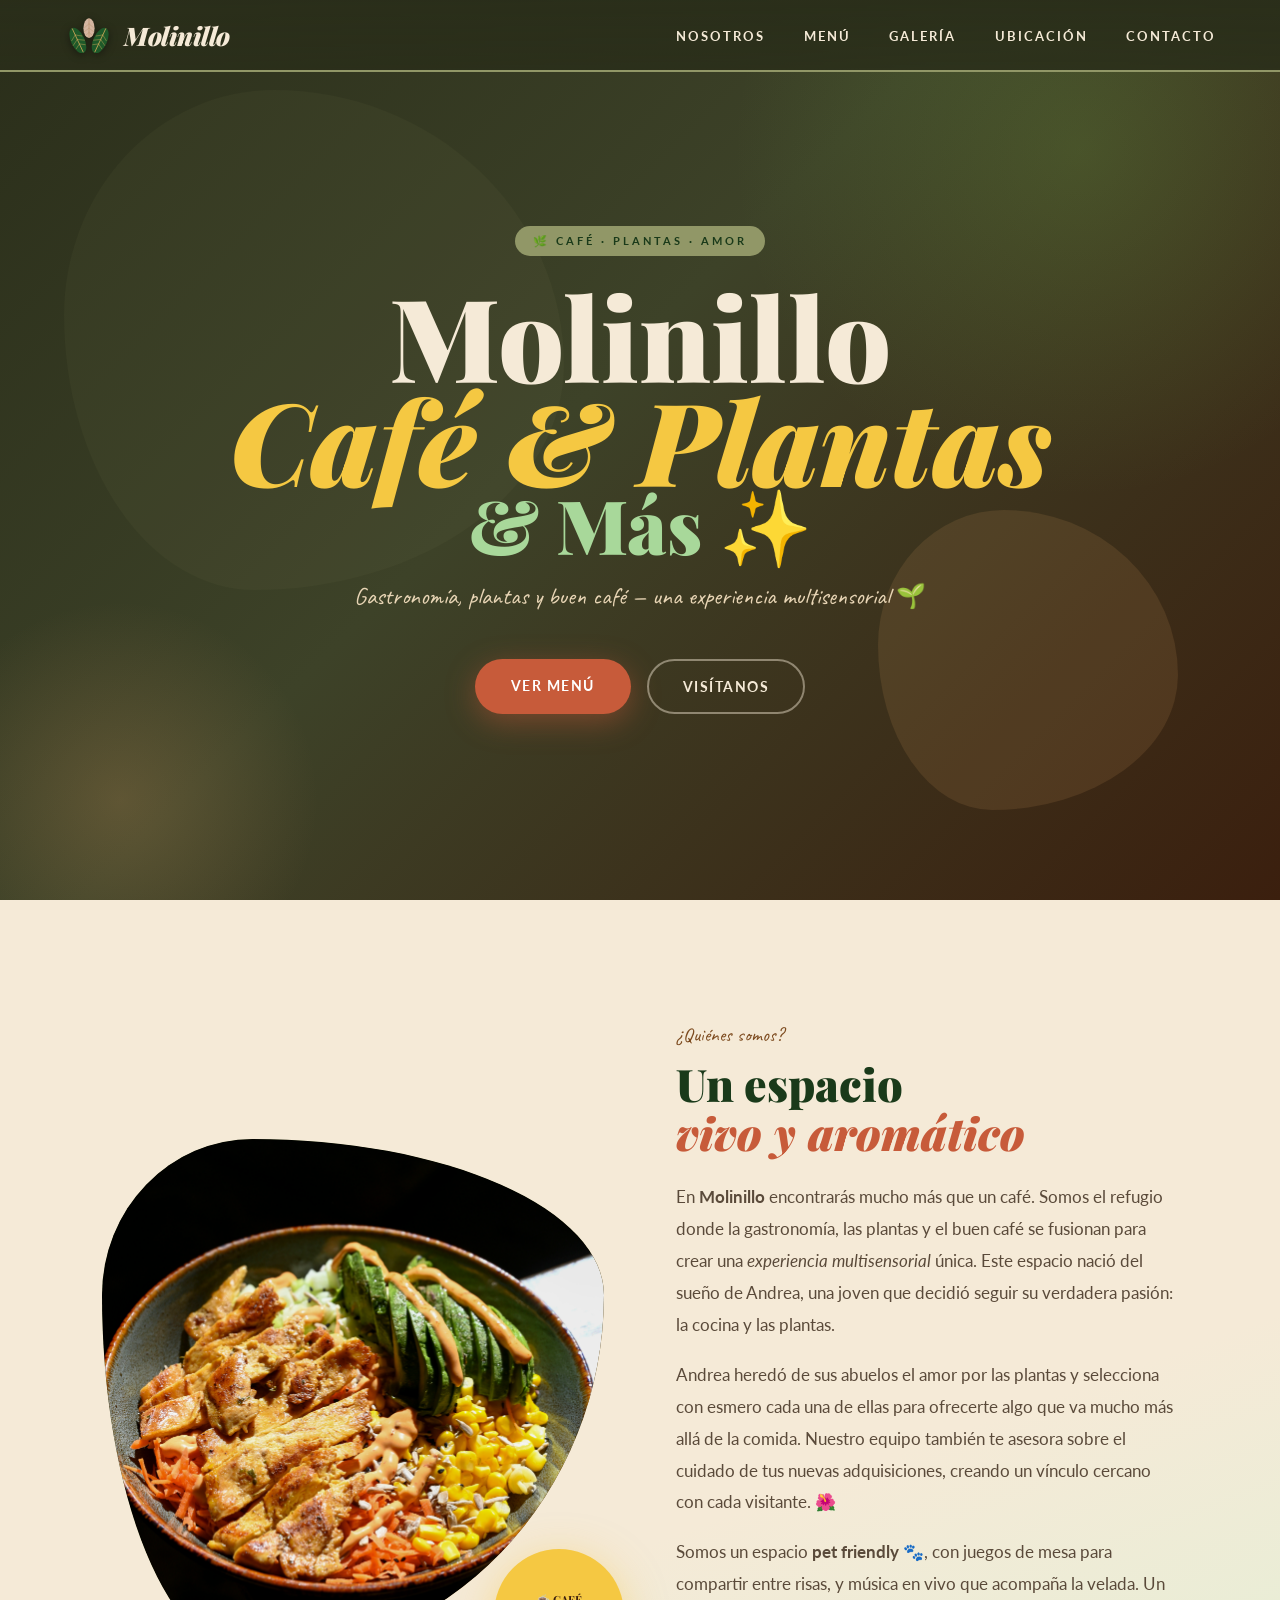
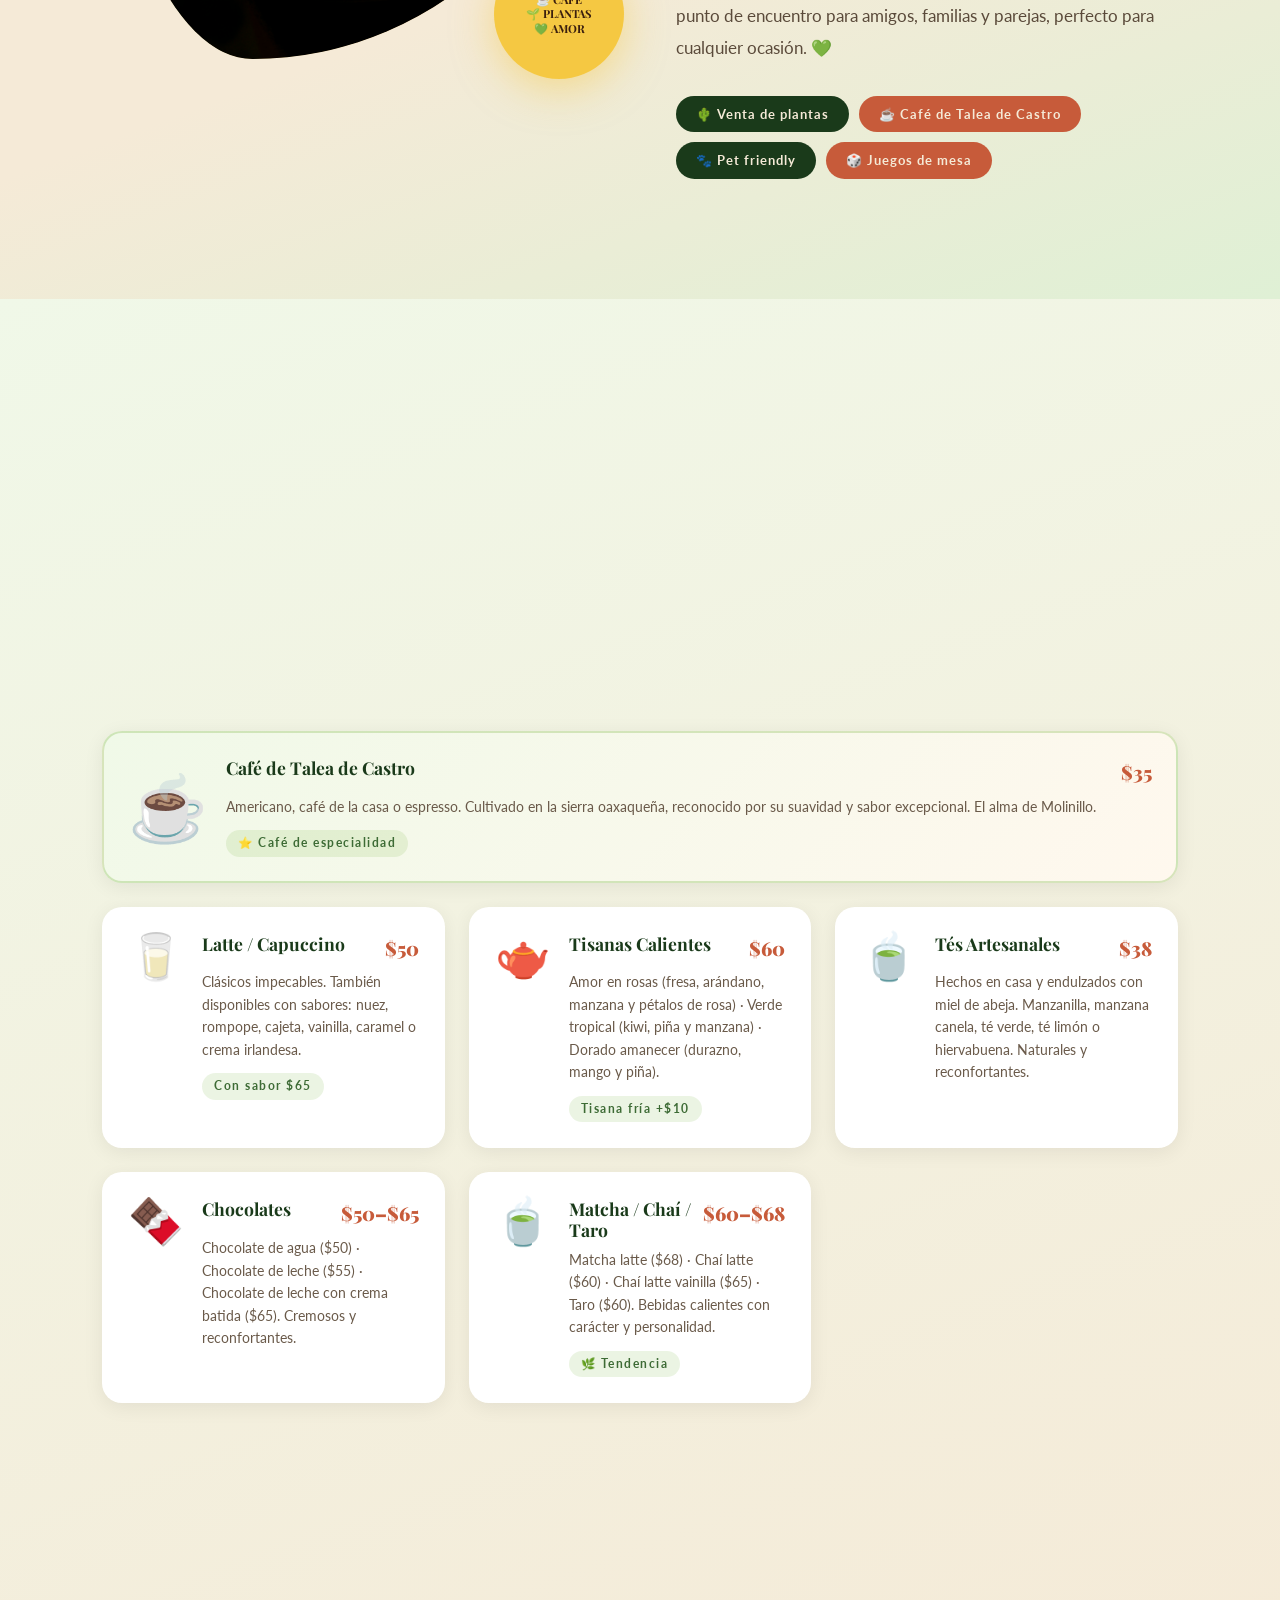
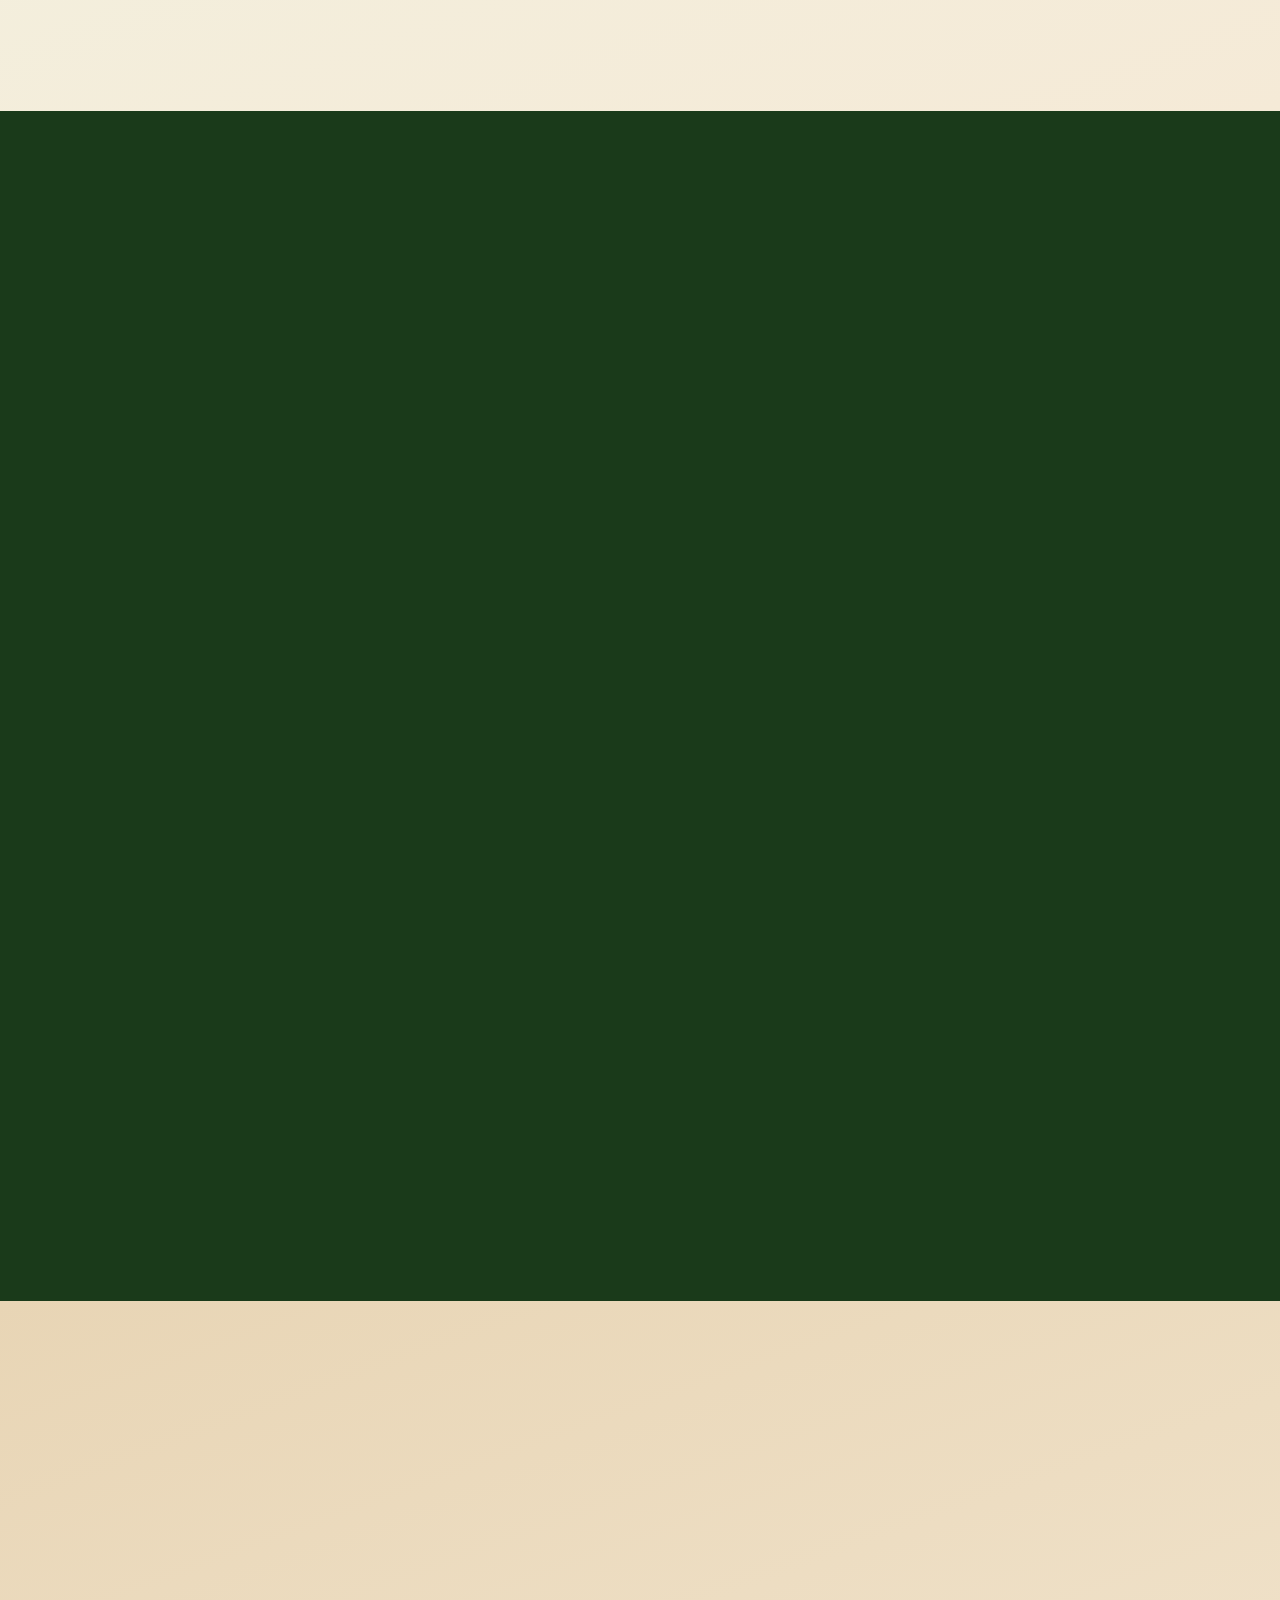
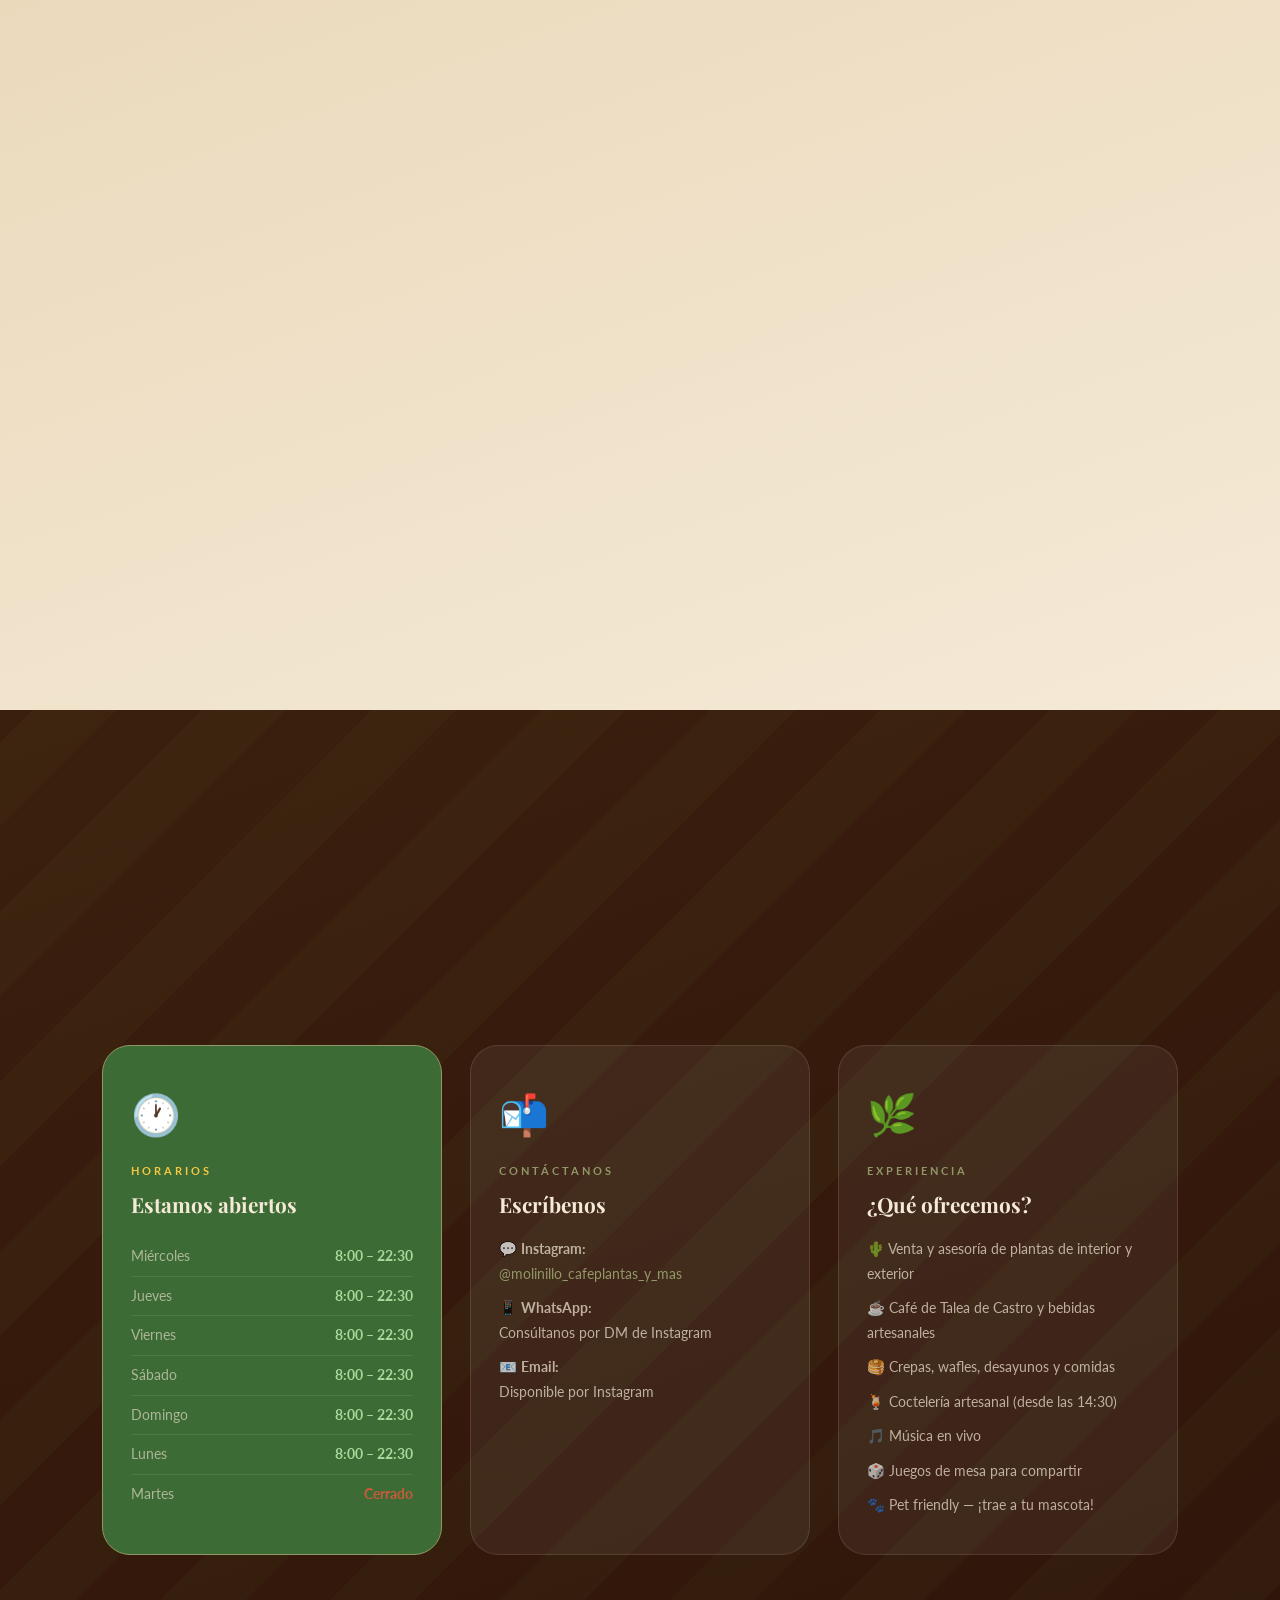
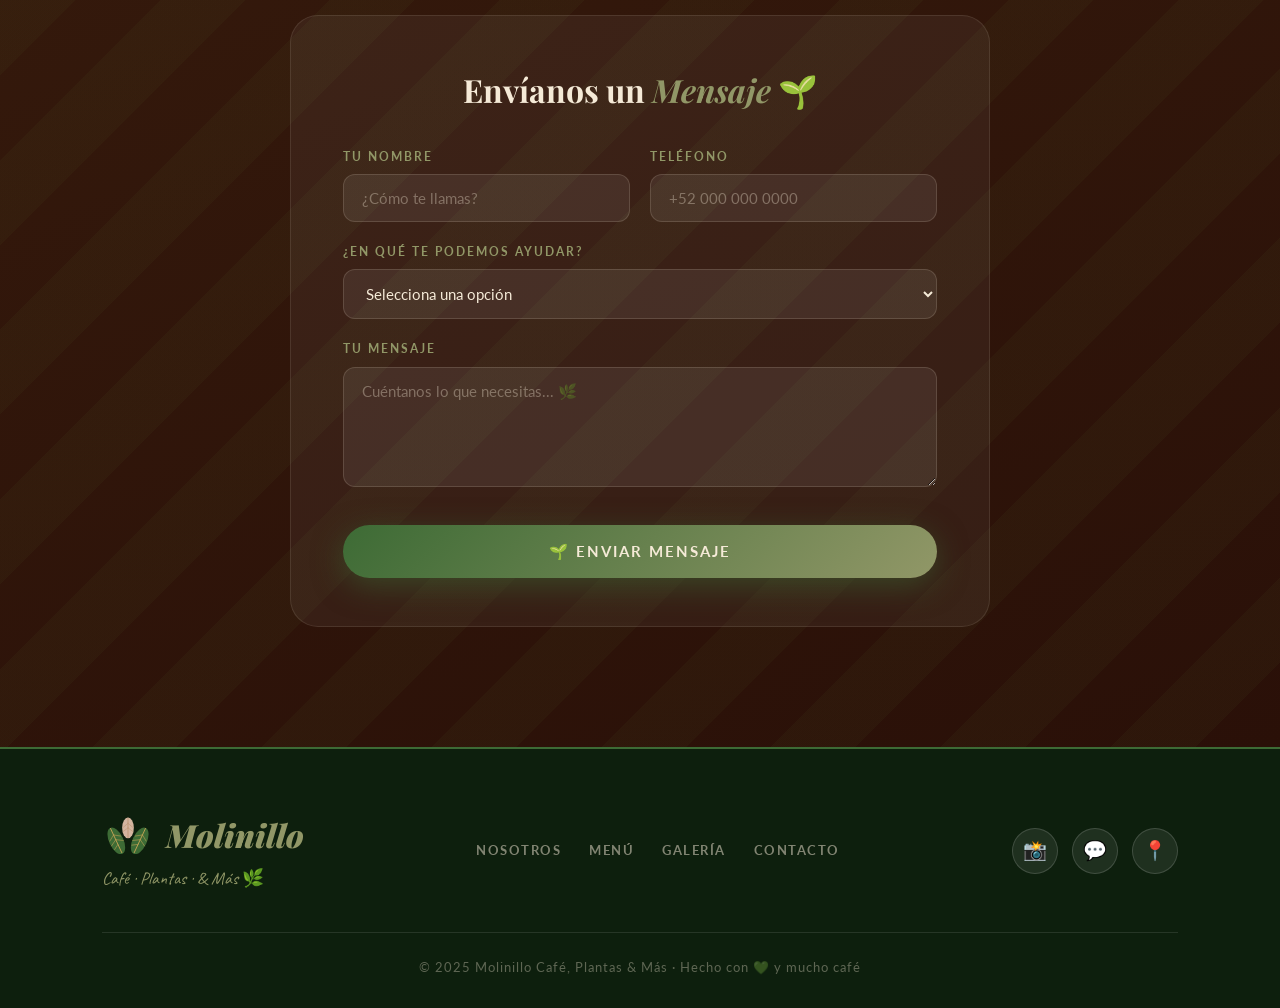
<file: index.html>
<!DOCTYPE html>
<html lang="es">
<head>
  <meta charset="UTF-8" />
  <meta name="viewport" content="width=device-width, initial-scale=1.0" />
  <meta name="description" content="Molinillo — Café, Plantas & Más. Un rincón lleno de vida, aroma y color." />
  <title>Molinillo — Café, Plantas & Más</title>
  <link rel="preconnect" href="https://fonts.googleapis.com" />
  <link rel="preconnect" href="https://fonts.gstatic.com" crossorigin />
  <link href="https://fonts.googleapis.com/css2?family=Playfair+Display:ital,wght@0,400;0,700;0,900;1,400;1,700&family=Lato:wght@300;400;700&family=Caveat:wght@500;700&display=swap" rel="stylesheet" />
  <link rel="stylesheet" href="molinillo.css" />
</head>
<body>

  <!-- FONDO PATRÓN HOJAS -->
  <div class="leaf-bg" aria-hidden="true"></div>

  <!-- HOJAS FLOTANTES SVG -->
  <svg id="leaf-svg" aria-hidden="true">
    <g id="leaves-group"></g>
  </svg>

  <!-- ═══════════════════════════════════
       NAVBAR
  ═══════════════════════════════════ -->
  <header>
    <nav id="navbar">
      <a href="./index.html" class="gal-nav-logo">
      <div class="nav-logo">
        <svg class="nav-logo-svg" viewBox="0 0 80 58" xmlns="http://www.w3.org/2000/svg" aria-hidden="true">
          <!-- Left dark green leaf -->
          <g transform="rotate(-25 22 38)">
            <ellipse cx="22" cy="38" rx="11" ry="22" fill="#1e5929"/>
            <line x1="22" y1="17" x2="22" y2="58" stroke="#c4a355" stroke-width="1.3" stroke-linecap="round"/>
            <line x1="22" y1="28" x2="13" y2="34" stroke="#c4a355" stroke-width="0.7" stroke-linecap="round"/>
            <line x1="22" y1="36" x2="12" y2="42" stroke="#c4a355" stroke-width="0.7" stroke-linecap="round"/>
            <line x1="22" y1="44" x2="14" y2="49" stroke="#c4a355" stroke-width="0.7" stroke-linecap="round"/>
            <line x1="22" y1="28" x2="31" y2="34" stroke="#c4a355" stroke-width="0.7" stroke-linecap="round"/>
            <line x1="22" y1="36" x2="32" y2="42" stroke="#c4a355" stroke-width="0.7" stroke-linecap="round"/>
            <line x1="22" y1="44" x2="30" y2="49" stroke="#c4a355" stroke-width="0.7" stroke-linecap="round"/>
          </g>
          <!-- Right dark green leaf -->
          <g transform="rotate(25 58 38)">
            <ellipse cx="58" cy="38" rx="11" ry="22" fill="#1e5929"/>
            <line x1="58" y1="17" x2="58" y2="58" stroke="#c4a355" stroke-width="1.3" stroke-linecap="round"/>
            <line x1="58" y1="28" x2="49" y2="34" stroke="#c4a355" stroke-width="0.7" stroke-linecap="round"/>
            <line x1="58" y1="36" x2="48" y2="42" stroke="#c4a355" stroke-width="0.7" stroke-linecap="round"/>
            <line x1="58" y1="44" x2="50" y2="49" stroke="#c4a355" stroke-width="0.7" stroke-linecap="round"/>
            <line x1="58" y1="28" x2="67" y2="34" stroke="#c4a355" stroke-width="0.7" stroke-linecap="round"/>
            <line x1="58" y1="36" x2="68" y2="42" stroke="#c4a355" stroke-width="0.7" stroke-linecap="round"/>
            <line x1="58" y1="44" x2="66" y2="49" stroke="#c4a355" stroke-width="0.7" stroke-linecap="round"/>
          </g>
          <!-- Center nude/pink leaf -->
          <ellipse cx="40" cy="18" rx="9" ry="16" fill="#d4b5a0"/>
          <line x1="40" y1="3" x2="40" y2="33" stroke="#b8906a" stroke-width="1.1" stroke-linecap="round"/>
          <line x1="40" y1="11" x2="33" y2="17" stroke="#b8906a" stroke-width="0.7" stroke-linecap="round"/>
          <line x1="40" y1="18" x2="32" y2="24" stroke="#b8906a" stroke-width="0.7" stroke-linecap="round"/>
          <line x1="40" y1="25" x2="34" y2="30" stroke="#b8906a" stroke-width="0.7" stroke-linecap="round"/>
          <line x1="40" y1="11" x2="47" y2="17" stroke="#b8906a" stroke-width="0.7" stroke-linecap="round"/>
          <line x1="40" y1="18" x2="48" y2="24" stroke="#b8906a" stroke-width="0.7" stroke-linecap="round"/>
          <line x1="40" y1="25" x2="46" y2="30" stroke="#b8906a" stroke-width="0.7" stroke-linecap="round"/>
        </svg>
        <span class="nav-logo-text">Molinillo</span>
      </div>
      </a>
      <button class="nav-toggle" id="navToggle" aria-label="Abrir menú">&#9776;</button>
      <ul class="nav-links" id="navLinks">
        <li><a href="#nosotros">Nosotros</a></li>
        <li><a href="#menu">Menú</a></li>
        <li><a href="#galeria">Galería</a></li>
        <li><a href="#ubicacion">Ubicación</a></li>
        <li><a href="#contacto">Contacto</a></li>
      </ul>
    </nav>
  </header>

  <!-- ═══════════════════════════════════
       HERO
  ═══════════════════════════════════ -->
  <section id="hero" aria-label="Portada principal">
    <div class="hero-deco-circle c1" aria-hidden="true"></div>
    <div class="hero-deco-circle c2" aria-hidden="true"></div>
    <div class="hero-blob b1" aria-hidden="true"></div>
    <div class="hero-blob b2" aria-hidden="true"></div>

    <div class="hero-content">
      <div class="hero-tag">🌿 Café · Plantas · Amor</div>
      <h1 class="hero-title">
        Molinillo
        <em class="line2">Café & Plantas</em>
        <span class="line3">& Más ✨</span>
      </h1>
      <p class="hero-subtitle">Gastronomía, plantas y buen café — una experiencia multisensorial 🌱</p>
      <div class="hero-cta">
        <a href="#menu" class="btn-primary">Ver Menú</a>
        <a href="#contacto" class="btn-secondary">Visítanos</a>
      </div>
    </div>
 <!--
    <div class="scroll-hint" aria-hidden="true">
      <span>Scroll</span>
      <div class="scroll-arrow"></div>
    </div>
  -->
  </section>

  <!-- ═══════════════════════════════════
       NOSOTROS
  ═══════════════════════════════════ -->
  <section id="nosotros" aria-labelledby="nosotros-title">
    <div class="nosotros-grid">

      <div class="nosotros-image-wrap reveal">
        <div class="nosotros-img-main">
          <img src="./images/DSC_5281.JPG" alt="Café Molinillo" style="width:100%;height:100%;object-fit:cover;border-radius:inherit;" />
        </div>
        <div class="nosotros-badge" aria-hidden="true">
          <div class="nosotros-badge-text">☕ CAFÉ<br>🌱 PLANTAS<br>💚 AMOR</div>
        </div>
      </div>

      <div class="nosotros-text reveal">
        <span class="section-tag">¿Quiénes somos?</span>
        <h2 id="nosotros-title">Un espacio<br><span>vivo y aromático</span></h2>
        <p>En <strong>Molinillo</strong> encontrarás mucho más que un café. Somos el refugio donde la gastronomía, las plantas y el buen café se fusionan para crear una <em>experiencia multisensorial</em> única. Este espacio nació del sueño de Andrea, una joven que decidió seguir su verdadera pasión: la cocina y las plantas.</p>
        <p>Andrea heredó de sus abuelos el amor por las plantas y selecciona con esmero cada una de ellas para ofrecerte algo que va mucho más allá de la comida. Nuestro equipo también te asesora sobre el cuidado de tus nuevas adquisiciones, creando un vínculo cercano con cada visitante. 🌺</p>
        <p>Somos un espacio <strong>pet friendly</strong> 🐾, con juegos de mesa para compartir entre risas, y música en vivo que acompaña la velada. Un punto de encuentro para amigos, familias y parejas, perfecto para cualquier ocasión. 💚</p>
        <div class="nosotros-pills">
          <span class="pill">🌵 Venta de plantas</span>
          <span class="pill terracota">☕ Café de Talea de Castro</span>
            <!--<span class="pill latte">🎵 Música en vivo</span> -->
          <span class="pill">🐾 Pet friendly</span>
          <span class="pill terracota">🎲 Juegos de mesa</span>
        </div>
      </div>

    </div>
  </section>

  <!-- ═══════════════════════════════════
       MENÚ
  ═══════════════════════════════════ -->
  <section id="menu" aria-labelledby="menu-title">

    <div class="section-header reveal">
      <span class="section-tag">Para cada momento del día</span>
      <h2 id="menu-title" class="section-title">Nuestro <em>Menú</em></h2>
      <div class="section-divider">
        <div class="line"></div>
        <span class="icon" aria-hidden="true">🍽️</span>
        <div class="line"></div>
      </div>
    </div>

    <!-- Tabs de categorías -->
    <div class="menu-tabs reveal" role="tablist" aria-label="Categorías del menú">
      <button class="tab-btn active" role="tab" aria-selected="true"  data-tab="desayunos">🌅 Desayunos</button>
      <button class="tab-btn"        role="tab" aria-selected="false" data-tab="comidas">🌿 Comidas</button>
      <button class="tab-btn"        role="tab" aria-selected="false" data-tab="bebidas">☕ Bebidas</button>
      <button class="tab-btn"        role="tab" aria-selected="false" data-tab="postres">🍰 Postres</button>
    </div>

    <!-- DESAYUNOS / CAFÉS CALIENTES -->
    <div class="menu-panel active" id="tab-desayunos" role="tabpanel">
      <div class="menu-grid">

        <article class="menu-card featured">
          <div class="menu-card-emoji" aria-hidden="true">☕</div>
          <div class="menu-card-info">
            <div class="menu-card-header">
              <h3>Café de Talea de Castro</h3>
              <span class="menu-price">$35</span>
            </div>
            <p>Americano, café de la casa o espresso. Cultivado en la sierra oaxaqueña, reconocido por su suavidad y sabor excepcional. El alma de Molinillo.</p>
            <span class="menu-tag">⭐ Café de especialidad</span>
          </div>
        </article>

        <article class="menu-card">
          <div class="menu-card-emoji" aria-hidden="true">🥛</div>
          <div class="menu-card-info">
            <div class="menu-card-header">
              <h3>Latte / Capuccino</h3>
              <span class="menu-price">$50</span>
            </div>
            <p>Clásicos impecables. También disponibles con sabores: nuez, rompope, cajeta, vainilla, caramel o crema irlandesa.</p>
            <span class="menu-tag">Con sabor $65</span>
          </div>
        </article>

        <article class="menu-card">
          <div class="menu-card-emoji" aria-hidden="true">🫖</div>
          <div class="menu-card-info">
            <div class="menu-card-header">
              <h3>Tisanas Calientes</h3>
              <span class="menu-price">$60</span>
            </div>
            <p>Amor en rosas (fresa, arándano, manzana y pétalos de rosa) · Verde tropical (kiwi, piña y manzana) · Dorado amanecer (durazno, mango y piña).</p>
            <span class="menu-tag">Tisana fría +$10</span>
          </div>
        </article>

        <article class="menu-card">
          <div class="menu-card-emoji" aria-hidden="true">🍵</div>
          <div class="menu-card-info">
            <div class="menu-card-header">
              <h3>Tés Artesanales</h3>
              <span class="menu-price">$38</span>
            </div>
            <p>Hechos en casa y endulzados con miel de abeja. Manzanilla, manzana canela, té verde, té limón o hiervabuena. Naturales y reconfortantes.</p>
          </div>
        </article>

        <article class="menu-card">
          <div class="menu-card-emoji" aria-hidden="true">🍫</div>
          <div class="menu-card-info">
            <div class="menu-card-header">
              <h3>Chocolates</h3>
              <span class="menu-price">$50–$65</span>
            </div>
            <p>Chocolate de agua ($50) · Chocolate de leche ($55) · Chocolate de leche con crema batida ($65). Cremosos y reconfortantes.</p>
          </div>
        </article>

        <article class="menu-card">
          <div class="menu-card-emoji" aria-hidden="true">🍵</div>
          <div class="menu-card-info">
            <div class="menu-card-header">
              <h3>Matcha / Chaí / Taro</h3>
              <span class="menu-price">$60–$68</span>
            </div>
            <p>Matcha latte ($68) · Chaí latte ($60) · Chaí latte vainilla ($65) · Taro ($60). Bebidas calientes con carácter y personalidad.</p>
            <span class="menu-tag">🌿 Tendencia</span>
          </div>
        </article>

      </div>
    </div>

    <!-- COMIDAS / TARDE-NOCHE -->
    <div class="menu-panel" id="tab-comidas" role="tabpanel">
      <div class="menu-grid">

        <article class="menu-card featured">
          <div class="menu-card-emoji" aria-hidden="true">🍔</div>
          <div class="menu-card-info">
            <div class="menu-card-header">
              <h3>Hamburguesa Oaxaqueña</h3>
              <span class="menu-price">$165</span>
            </div>
            <p>Queso americano, quesillo, chapulines, guacamole, pedacitos de chicharrón, jamón y verduras. Un homenaje a Oaxaca en cada mordida. Incluye papas a la francesa.</p>
            <span class="menu-tag">⭐ Orgullo de la casa</span>
          </div>
        </article>

        <article class="menu-card">
          <div class="menu-card-emoji" aria-hidden="true">🍔</div>
          <div class="menu-card-info">
            <div class="menu-card-header">
              <h3>Hamburguesa Molinillo</h3>
              <span class="menu-price">$155</span>
            </div>
            <p>Queso americano, mozzarella-quesillo, jamón, tocino, salchicha, aros de cebolla y verduras. La más completa y generosa de la carta.</p>
          </div>
        </article>

        <article class="menu-card">
          <div class="menu-card-emoji" aria-hidden="true">🌶️</div>
          <div class="menu-card-info">
            <div class="menu-card-header">
              <h3>La Picosita</h3>
              <span class="menu-price">$155</span>
            </div>
            <p>Queso americano, jamón, mozzarella-quesillo, tocino, salsa mango habanero, salsa buffalo, mayonesa-chipotle y jalapeño frito. Para los valientes.</p>
            <span class="menu-tag">🔥 Nivel picante</span>
          </div>
        </article>

        <article class="menu-card">
          <div class="menu-card-emoji" aria-hidden="true">🥖</div>
          <div class="menu-card-info">
            <div class="menu-card-header">
              <h3>Baguettes</h3>
              <span class="menu-price">$130–$149</span>
            </div>
            <p>Incluyen ensalada. Con pasta de frijol, mayonesa, chimichurri, queso mozzarella-quesillo y chiles en vinagre. Opciones: Hawaiano, Pechuga, Cecina, Salami, Carnes frías.</p>
          </div>
        </article>

        <article class="menu-card">
          <div class="menu-card-emoji" aria-hidden="true">🥗</div>
          <div class="menu-card-info">
            <div class="menu-card-header">
              <h3>Ensaladas Frescas</h3>
              <span class="menu-price">$105–$138</span>
            </div>
            <p>De la casa $105 · Queso de cabra $125 · Jamón serrano $135 · Suculenta $138 · Ensalada especial $135. Todas con aderezos artesanales y crutones.</p>
          </div>
        </article>

        <article class="menu-card">
          <div class="menu-card-emoji" aria-hidden="true">🍗</div>
          <div class="menu-card-info">
            <div class="menu-card-header">
              <h3>Alitas</h3>
              <span class="menu-price">$120–$230</span>
            </div>
            <p>Sabores: mango habanero, BBQ o búfalo. 6 piezas $120 · 8 piezas $150 · 12 piezas $230. Todas incluyen papas a la francesa. ¡Perfectas para compartir!</p>
            <span class="menu-tag">🌿 Para compartir</span>
          </div>
        </article>

      </div>
    </div>

    <!-- BEBIDAS -->
    <div class="menu-panel" id="tab-bebidas" role="tabpanel">
      <div class="menu-grid">

        <article class="menu-card featured">
          <div class="menu-card-emoji" aria-hidden="true">🧋</div>
          <div class="menu-card-info">
            <div class="menu-card-header">
              <h3>Frappes (460 ml)</h3>
              <span class="menu-price">$70–$90</span>
            </div>
            <p>Capuccino $70 · Cajeta $75 · Taro $75 · Nutella $78 · Oreo $78 · Fresa $75 · Conejo Turín $80 · Ferrero $83 · Magnum $90 · KitKat $80 · Biscoff $85. ¡Creatividad en cada sorbo!</p>
            <span class="menu-tag">⭐ Los más pedidos</span>
          </div>
        </article>

        <article class="menu-card">
          <div class="menu-card-emoji" aria-hidden="true">🥤</div>
          <div class="menu-card-info">
            <div class="menu-card-header">
              <h3>Smoothies Base Yogurt (460 ml)</h3>
              <span class="menu-price">$70–$75</span>
            </div>
            <p>Fresa $70 · Frutos rojos $75 · Mango $70 · Tropical (mango, plátano y piña) $75 · Rosa coqueto (fresa, plátano y nuez) $75 · Molinillo (guayaba, fresa y mango) $75.</p>
          </div>
        </article>

        <article class="menu-card">
          <div class="menu-card-emoji" aria-hidden="true">🍹</div>
          <div class="menu-card-info">
            <div class="menu-card-header">
              <h3>Chamoyadas (500 ml)</h3>
              <span class="menu-price">$65–$80</span>
            </div>
            <p>Con chamoy de la casa. Tamarindo $65 · Pepino-limón $65 · Piña $65 · Mango $70 · Fresa $70 · Frutos rojos $80 · Maracuyá $75. Extra perlas explosivas +$10.</p>
            <span class="menu-tag">🌿 Con chamoy casero</span>
          </div>
        </article>

        <article class="menu-card">
          <div class="menu-card-emoji" aria-hidden="true">🍵</div>
          <div class="menu-card-info">
            <div class="menu-card-header">
              <h3>Cafés y Lattes Fríos (460 ml)</h3>
              <span class="menu-price">$70–$85</span>
            </div>
            <p>Chaí latte $70 · Chaí latte vainilla $75 · Taro $70 · Dirty taro $78 · Matcha latte $75 · Matcha mazapán $85 · Biscoff $85. Con perlas explosivas +$10.</p>
          </div>
        </article>

        <article class="menu-card">
          <div class="menu-card-emoji" aria-hidden="true">🫧</div>
          <div class="menu-card-info">
            <div class="menu-card-header">
              <h3>Sodas Italianas con Perlas (480 ml)</h3>
              <span class="menu-price">$60</span>
            </div>
            <p>Frutos rojos · Limonada rosa · Mango · Manzana verde · Maracuyá · Mora azul. Todas $60. Extra perlas explosivas +$10. Refrescantes y coloridas.</p>
          </div>
        </article>

        <article class="menu-card">
          <div class="menu-card-emoji" aria-hidden="true">🍸</div>
          <div class="menu-card-info">
            <div class="menu-card-header">
              <h3>Coctelería</h3>
              <span class="menu-price">$60–$99</span>
            </div>
            <p>Mezcal espadín de Sola de Vega $60 · Mezcalinas $80–$88 · Mojito tradicional $78 · Margarita frozen $80–$85 · Gin tonic $99 · Clericot $90 · Cervezas artesanales $80.</p>
            <span class="menu-tag">🌿 Desde las 14:30 hrs</span>
          </div>
        </article>

      </div>
    </div>

    <!-- POSTRES & CREPAS -->
    <div class="menu-panel" id="tab-postres" role="tabpanel">
      <div class="menu-grid">

        <article class="menu-card featured">
          <div class="menu-card-emoji" aria-hidden="true">🌵</div>
          <div class="menu-card-info">
            <div class="menu-card-header">
              <h3>Crepa / Waffle Cactus</h3>
              <span class="menu-price">$105</span>
            </div>
            <p>Queso philadelphia, manzana, lechera, arándanos, helado de vainilla y un toque de canela. La más icónica de la carta — elige crepa o waffle. 🌵</p>
            <span class="menu-tag">⭐ La más pedida</span>
          </div>
        </article>

        <article class="menu-card featured">
          <div class="menu-card-emoji" aria-hidden="true">🌸</div>
          <div class="menu-card-info">
            <div class="menu-card-header">
              <h3>Crepa / Waffle Molinillo</h3>
              <span class="menu-price">$125</span>
            </div>
            <p>Queso philadelphia, fresas con crema, Hershey's, nuez y glass. El sabor de la casa en cada bocado. Disponible en crepa o waffle.</p>
            <span class="menu-tag">💚 Favorita del equipo</span>
          </div>
        </article>

        <article class="menu-card">
          <div class="menu-card-emoji" aria-hidden="true">🍫</div>
          <div class="menu-card-info">
            <div class="menu-card-header">
              <h3>Crepa / Waffle Ferrero</h3>
              <span class="menu-price">$125</span>
            </div>
            <p>Queso philadelphia, nutella, almendras, ferrero rocher, crema batida y plátano. Indulgente y decadente. ¡Un postre de lujo!</p>
          </div>
        </article>

        <article class="menu-card">
          <div class="menu-card-emoji" aria-hidden="true">🍪</div>
          <div class="menu-card-info">
            <div class="menu-card-header">
              <h3>Crepa / Waffle Oreo</h3>
              <span class="menu-price">$110</span>
            </div>
            <p>Queso philadelphia, galletas Oreo, fresas, Hershey's, lechera y glass. Clásico irresistible para los amantes del chocolate y la vainilla.</p>
          </div>
        </article>

        <article class="menu-card">
          <div class="menu-card-emoji" aria-hidden="true">🏺</div>
          <div class="menu-card-info">
            <div class="menu-card-header">
              <h3>Macetita con Cactus</h3>
              <span class="menu-price">$95</span>
            </div>
            <p>Cheesecake frío con galletas Oreo, cactus sabor pistache y fresas. Presentado en macetita, visualmente irresistible y delicioso.</p>
            <span class="menu-tag">📸 Muy instagrameable</span>
          </div>
        </article>

        <article class="menu-card">
          <div class="menu-card-emoji" aria-hidden="true">🍌</div>
          <div class="menu-card-info">
            <div class="menu-card-header">
              <h3>Banana Split Especial</h3>
              <span class="menu-price">$99</span>
            </div>
            <p>Plátano macho frito acompañado de helado de vainilla, crema batida, froot loops, chispas de chocolate y lechera. Nostálgico y delicioso.</p>
          </div>
        </article>

      </div>
    </div>

    <p class="menu-note reveal">🌿 Menú diseñado por la chef <strong>Alejandra</strong>. Servicio de desayunos desde las 8:00 hrs y tarde-noche a partir de las 14:30 hrs.</p>

    <div class="menu-cta reveal">
      <a href="Menu_Molinillo_tarde_Enero.pdf" class="btn-menu-completo" target="_blank" rel="noopener noreferrer">
        🍽️ Ver Menú Completo
      </a>
    </div>

  </section>

  <!-- ═══════════════════════════════════
       GALERÍA
  ═══════════════════════════════════ -->
  <section id="galeria" aria-labelledby="galeria-title">

    <div class="section-header reveal">
      <span class="section-tag">Vive la experiencia Molinillo</span>
      <h2 id="galeria-title" class="section-title">Nuestra <em>Galería</em></h2>
      <div class="section-divider">
        <div class="line"></div>
        <span class="icon" aria-hidden="true">🌿</span>
        <div class="line"></div>
      </div>
    </div>

    <div class="galeria-grid reveal">
      <div class="gal-item"><div class="gal-inner" aria-hidden="true"><img src="./images/DSC_5209.JPG" alt=""></div><div class="gal-overlay"><span>Cactus & Suculentas</span></div></div>
      <div class="gal-item"><div class="gal-inner" aria-hidden="true"><img src="./images/DSC_5281.JPG" alt=""></div><div class="gal-overlay"><span>Café de Especialidad</span></div></div>
      <div class="gal-item"><div class="gal-inner" aria-hidden="true"><img src="./images/DSC_5247.JPG" alt=""></div><div class="gal-overlay"><span>Plantas Tropicales</span></div></div>
      <div class="gal-item"><div class="gal-inner" aria-hidden="true"><img src="./images/DSC_5253.JPG" alt=""></div><div class="gal-overlay"><span>Arreglos Florales</span></div></div>
      <div class="gal-item"><div class="gal-inner" aria-hidden="true"><img src="./images/DSC_5288.JPG" alt=""></div><div class="gal-overlay"><span>Plantas de Interior</span></div></div>
      <div class="gal-item"><div class="gal-inner" aria-hidden="true"><img src="./images/DSC_5292.JPG" alt=""></div><div class="gal-overlay"><span>Infusiones & Tés</span></div></div>
      <div class="gal-item"><div class="gal-inner" aria-hidden="true"><img src="./images/DSC_5312.JPG" alt=""></div><div class="gal-overlay"><span>Nuestro Espacio</span></div></div>
    </div>

    <div class="galeria-btns reveal">
      <a href="./galeria.html" class="btn-galeria-completa">📷 Ver Galería Completa</a>
      <a href="https://www.instagram.com/molinillo_cafeplantas_y_mas/" target="_blank" rel="noopener noreferrer" class="btn-galeria-ig">📸 @molinillo_cafeplantas_y_mas</a>
    </div>

  </section>

  <!-- ═══════════════════════════════════
       UBICACIÓN
  ═══════════════════════════════════ -->
  <section id="ubicacion" aria-labelledby="ubicacion-title">

    <div class="section-header reveal">
      <span class="section-tag">Encuéntranos</span>
      <h2 id="ubicacion-title" class="section-title">Nuestra <em>Ubicación</em></h2>
      <div class="section-divider">
        <div class="line"></div>
        <span class="icon" aria-hidden="true">📍</span>
        <div class="line"></div>
      </div>
    </div>

    <div class="ubicacion-wrap">

      <div class="mapa-iframe-wrap reveal" aria-label="Mapa de ubicación Molinillo">
        <iframe
          src="https://maps.google.com/maps?q=Calicanto+11+San+Antonio+de+la+Cal+Oaxaca+Mexico&output=embed&z=16&hl=es"
          width="100%"
          height="400"
          frameborder="0"
          style="border:0; border-radius: 28px; display:block;"
          allowfullscreen=""
          loading="lazy"
          referrerpolicy="no-referrer-when-downgrade"
          title="Ubicación Molinillo Café, Plantas & Más">
        </iframe>
        <a href="https://maps.google.com/maps?q=Calicanto+11+San+Antonio+de+la+Cal+Oaxaca+Mexico" target="_blank" rel="noopener noreferrer" class="mapa-btn-overlay">
          📍 Abrir en Google Maps
        </a>
      </div>

      <div class="ubicacion-info reveal">
        <h3>Ven a visitarnos <span aria-hidden="true">🌿</span></h3>

        <div class="info-card">
          <div class="info-icon" aria-hidden="true">📍</div>
          <div>
            <h4>Dirección</h4>
            <p>Calle Calicanto 11, 3ª Sección<br><strong>San Antonio de la Cal, Oaxaca</strong><br><em>Cerca de Walmart Símbolos Patrios</em></p>
          </div>
        </div>

        <div class="info-card terracota-card">
          <div class="info-icon" aria-hidden="true">🕐</div>
          <div>
            <h4>Horario</h4>
            <p><strong>Miércoles a Lunes</strong><br>8:00 – 22:30 hrs<br><span style="color:#c75b3a;font-weight:700;">Martes: Cerrado</span></p>
          </div>
        </div>

        <div class="info-card cafe-card">
          <div class="info-icon" aria-hidden="true">🚗</div>
          <div>
            <h4>Cómo llegar</h4>
            <p>Cerca de Walmart Símbolos Patrios.<br>Estacionamiento disponible en la zona.<br>Accesible en transporte público. 🚌</p>
          </div>
        </div>
      </div>

    </div>
  </section>

  <!-- ═══════════════════════════════════
       CONTACTO & HORARIOS
  ═══════════════════════════════════ -->
  <section id="contacto" aria-labelledby="contacto-title">

    <div class="section-header reveal">
      <span class="section-tag">Estamos aquí para ti</span>
      <h2 id="contacto-title" class="section-title contacto-title">Contacto & <em>Horarios</em></h2>
      <div class="section-divider contacto-divider">
        <div class="line"></div>
        <span class="icon" aria-hidden="true">☕</span>
        <div class="line"></div>
      </div>
    </div>

    <div class="contacto-grid reveal">

      <div class="contacto-card highlight">
        <div class="card-icon" aria-hidden="true">🕐</div>
        <span class="card-label">Horarios</span>
        <div class="card-title">Estamos abiertos</div>
        <table class="horarios-table" aria-label="Horario de atención">
          <tbody>
            <tr class="horario-row"><td class="horario-dia">Miércoles</td><td class="horario-hora">8:00 – 22:30</td></tr>
            <tr class="horario-row"><td class="horario-dia">Jueves</td><td class="horario-hora">8:00 – 22:30</td></tr>
            <tr class="horario-row"><td class="horario-dia">Viernes</td><td class="horario-hora">8:00 – 22:30</td></tr>
            <tr class="horario-row"><td class="horario-dia">Sábado</td><td class="horario-hora">8:00 – 22:30</td></tr>
            <tr class="horario-row"><td class="horario-dia">Domingo</td><td class="horario-hora">8:00 – 22:30</td></tr>
            <tr class="horario-row"><td class="horario-dia">Lunes</td><td class="horario-hora">8:00 – 22:30</td></tr>
            <tr class="horario-row"><td class="horario-dia">Martes</td><td class="horario-hora cerrado">Cerrado</td></tr>
          </tbody>
        </table>
      </div>

      <div class="contacto-card">
        <div class="card-icon" aria-hidden="true">📬</div>
        <span class="card-label">Contáctanos</span>
        <div class="card-title">Escríbenos</div>
        <div class="card-body">
          <p>💬 <strong>Instagram:</strong><br>
            <a href="https://www.instagram.com/molinillo_cafeplantas_y_mas/" target="_blank" rel="noopener noreferrer">@molinillo_cafeplantas_y_mas</a>
          </p>
          <p>📱 <strong>WhatsApp:</strong><br>Consúltanos por DM de Instagram</p>
          <p>📧 <strong>Email:</strong><br>Disponible por Instagram</p>
        </div>
      </div>

      <div class="contacto-card">
        <div class="card-icon" aria-hidden="true">🌿</div>
        <span class="card-label">Experiencia</span>
        <div class="card-title">¿Qué ofrecemos?</div>
        <div class="card-body">
          <p>🌵 Venta y asesoría de plantas de interior y exterior</p>
          <p>☕ Café de Talea de Castro y bebidas artesanales</p>
          <p>🥞 Crepas, wafles, desayunos y comidas</p>
          <p>🍹 Coctelería artesanal (desde las 14:30)</p>
          <p>🎵 Música en vivo</p>
          <p>🎲 Juegos de mesa para compartir</p>
          <p>🐾 Pet friendly — ¡trae a tu mascota!</p>
        </div>
      </div>

    </div>

    <!-- FORMULARIO -->
    <div class="form-area reveal">
      <h3>Envíanos un <em>Mensaje</em> 🌱</h3>
      <form id="contactForm" novalidate>
        <div class="form-row">
          <div class="form-group">
            <label for="nombre">Tu nombre</label>
            <input type="text" id="nombre" name="nombre" placeholder="¿Cómo te llamas?" required />
          </div>
          <div class="form-group">
            <label for="telefono">Teléfono</label>
            <input type="tel" id="telefono" name="telefono" placeholder="+52 000 000 0000" />
          </div>
        </div>
        <div class="form-group">
          <label for="asunto">¿En qué te podemos ayudar?</label>
          <select id="asunto" name="asunto">
            <option value="">Selecciona una opción</option>
            <option value="plantas">Información sobre plantas</option>
            <option value="reserva">Reservar mesa en el café</option>
            <option value="arreglo">Arreglo floral para evento</option>
            <option value="pedido">Pedido especial</option>
            <option value="otro">Otro</option>
          </select>
        </div>
        <div class="form-group">
          <label for="mensaje">Tu mensaje</label>
          <textarea id="mensaje" name="mensaje" placeholder="Cuéntanos lo que necesitas... 🌿" required></textarea>
        </div>
        <button type="submit" class="form-submit">🌱 Enviar Mensaje</button>
      </form>
    </div>

  </section>

  <!-- ═══════════════════════════════════
       FOOTER
  ═══════════════════════════════════ -->
  <footer>
    <div class="footer-inner">
      <div class="footer-brand">
        <div class="footer-logo">
          <svg class="footer-logo-svg" viewBox="0 0 80 58" xmlns="http://www.w3.org/2000/svg" aria-hidden="true">
            <g transform="rotate(-25 22 38)">
              <ellipse cx="22" cy="38" rx="11" ry="22" fill="#3d6b35"/>
              <line x1="22" y1="17" x2="22" y2="58" stroke="#c4a355" stroke-width="1.3" stroke-linecap="round"/>
              <line x1="22" y1="28" x2="13" y2="34" stroke="#c4a355" stroke-width="0.8" stroke-linecap="round"/>
              <line x1="22" y1="36" x2="12" y2="42" stroke="#c4a355" stroke-width="0.8" stroke-linecap="round"/>
              <line x1="22" y1="44" x2="14" y2="49" stroke="#c4a355" stroke-width="0.8" stroke-linecap="round"/>
              <line x1="22" y1="28" x2="31" y2="34" stroke="#c4a355" stroke-width="0.8" stroke-linecap="round"/>
              <line x1="22" y1="36" x2="32" y2="42" stroke="#c4a355" stroke-width="0.8" stroke-linecap="round"/>
            </g>
            <g transform="rotate(25 58 38)">
              <ellipse cx="58" cy="38" rx="11" ry="22" fill="#3d6b35"/>
              <line x1="58" y1="17" x2="58" y2="58" stroke="#c4a355" stroke-width="1.3" stroke-linecap="round"/>
              <line x1="58" y1="28" x2="49" y2="34" stroke="#c4a355" stroke-width="0.8" stroke-linecap="round"/>
              <line x1="58" y1="36" x2="48" y2="42" stroke="#c4a355" stroke-width="0.8" stroke-linecap="round"/>
              <line x1="58" y1="44" x2="50" y2="49" stroke="#c4a355" stroke-width="0.8" stroke-linecap="round"/>
              <line x1="58" y1="28" x2="67" y2="34" stroke="#c4a355" stroke-width="0.8" stroke-linecap="round"/>
              <line x1="58" y1="36" x2="68" y2="42" stroke="#c4a355" stroke-width="0.8" stroke-linecap="round"/>
            </g>
            <ellipse cx="40" cy="18" rx="9" ry="16" fill="#d4b5a0"/>
            <line x1="40" y1="3" x2="40" y2="33" stroke="#b8906a" stroke-width="1.1" stroke-linecap="round"/>
            <line x1="40" y1="11" x2="33" y2="17" stroke="#b8906a" stroke-width="0.8" stroke-linecap="round"/>
            <line x1="40" y1="18" x2="32" y2="24" stroke="#b8906a" stroke-width="0.8" stroke-linecap="round"/>
            <line x1="40" y1="11" x2="47" y2="17" stroke="#b8906a" stroke-width="0.8" stroke-linecap="round"/>
            <line x1="40" y1="18" x2="48" y2="24" stroke="#b8906a" stroke-width="0.8" stroke-linecap="round"/>
          </svg>
          <span>Molinillo</span>
        </div>
        <div class="footer-tagline">Café · Plantas · & Más 🌿</div>
      </div>
      <nav class="footer-nav" aria-label="Navegación pie de página">
        <a href="#nosotros">Nosotros</a>
        <a href="#menu">Menú</a>
        <a href="#galeria">Galería</a>
        <a href="#contacto">Contacto</a>
      </nav>
      <div class="social-links">
        <a href="https://www.instagram.com/molinillo_cafeplantas_y_mas/" target="_blank" rel="noopener noreferrer" class="social-link" aria-label="Instagram">📸</a>
        <a href="#contacto" class="social-link" aria-label="WhatsApp">💬</a>
        <a href="#ubicacion" class="social-link" aria-label="Ubicación">📍</a>
      </div>
    </div>
    <div class="footer-bottom">
      <p>© 2025 Molinillo Café, Plantas & Más · Hecho con 💚 y mucho café</p>
    </div>
  </footer>

  <script src="./molinillo.js"></script>
</body>
</html>
</file>
<file: molinillo.css>
/* ═══════════════════════════════════════════════════
   MOLINILLO — Café, Plantas & Más
   Hoja de estilos principal
   ═══════════════════════════════════════════════════ */

/* ─── 1. VARIABLES ─────────────────────────────── */
:root {
  /* Paleta de colores */
  --verde-oscuro:  #1a3a1a;
  --verde-musgo:   #3d6b35;
  --verde-lima:    rgb(145, 151, 103);
  --verde-menta:   #a8d89a;
  --cafe-oscuro:   #3b1f0e;
  --cafe-medio:    #7c4a1e;
  --cafe-latte:    #c8935a;
  --crema:         #f5ead7;
  --crema-oscura:  #e8d5b5;
  --terracota:     #c75b3a;
  --amarillo-sol:  #f5c842;
  --rosa-flor:     #e8849a;
  --blanco:        #ffffff;

  /* Tipografía */
  --font-display: 'Playfair Display', serif;
  --font-body:    'Lato', sans-serif;
  --font-accent:  'Caveat', cursive;

  /* Espaciados */
  --section-padding: 120px 8%;
  --radius-sm:  12px;
  --radius-md:  20px;
  --radius-lg:  28px;
  --radius-xl:  100px;

  /* Sombras */
  --shadow-sm: 0 4px 20px rgba(0, 0, 0, 0.07);
  --shadow-md: 0 10px 40px rgba(0, 0, 0, 0.12);
  --shadow-lg: 0 20px 60px rgba(0, 0, 0, 0.18);

  /* Transiciones */
  --transition-fast:   0.2s ease;
  --transition-normal: 0.3s ease;
  --transition-slow:   0.7s ease;
}

/* ─── 2. RESET & BASE ───────────────────────────── */
*,
*::before,
*::after {
  margin: 0;
  padding: 0;
  box-sizing: border-box;
}

html {
  scroll-behavior: smooth;
  font-size: 16px;
}

body {
  font-family: var(--font-body);
  background-color: var(--crema);
  color: var(--cafe-oscuro);
  overflow-x: hidden;
  line-height: 1.6;
}

img {
  display: block;
  max-width: 100%;
}

a {
  color: inherit;
  text-decoration: none;
}

ul {
  list-style: none;
}

button {
  font-family: var(--font-body);
  cursor: pointer;
  border: none;
  background: none;
}

/* ─── 4. FONDO DECORATIVO ───────────────────────── */
.leaf-bg {
  position: fixed;
  inset: 0;
  pointer-events: none;
  z-index: 0;
  opacity: 0.045;
  background-image: url("data:image/svg+xml,%3Csvg xmlns='http://www.w3.org/2000/svg' width='120' height='120'%3E%3Cellipse cx='60' cy='60' rx='22' ry='42' fill='%231a3a1a' transform='rotate(30 60 60)'/%3E%3Cellipse cx='20' cy='20' rx='14' ry='28' fill='%231a3a1a' transform='rotate(-20 20 20)'/%3E%3Cellipse cx='100' cy='100' rx='12' ry='24' fill='%231a3a1a' transform='rotate(60 100 100)'/%3E%3C/svg%3E");
  background-size: 180px 180px;
}

#leaf-svg {
  position: fixed;
  top: 0;
  left: 0;
  width: 100%;
  height: 100%;
  pointer-events: none;
  z-index: 1;
  overflow: hidden;
}

/* ─── 5. NAVBAR ─────────────────────────────────── */
header {
  position: fixed;
  top: 0;
  width: 100%;
  z-index: 100;
}

#navbar {
  display: flex;
  align-items: center;
  justify-content: space-between;
  padding: 0 5%;
  height: 72px;
  background: linear-gradient(to bottom, rgba(42,46,26,0.97), rgba(42,46,26,0.88));
  backdrop-filter: blur(12px);
  border-bottom: 2px solid var(--verde-lima);
  transition: background var(--transition-normal);
}

#navbar.scrolled {
  background: rgba(42, 46, 26, 0.99);
}

.nav-logo {
  display: flex;
  align-items: center;
  gap: 10px;
  text-decoration: none;
}

.nav-logo-svg {
  width: 50px;
  height: 36px;
  flex-shrink: 0;
  filter: drop-shadow(0 2px 4px rgba(0,0,0,0.4));
  transition: transform var(--transition-fast);
}

.nav-logo:hover .nav-logo-svg {
  transform: scale(1.08) rotate(-3deg);
}

.nav-logo-text {
  font-family: var(--font-display);
  font-size: 1.6rem;
  font-weight: 900;
  font-style: italic;
  color: var(--crema);
  letter-spacing: -0.5px;
}

.nav-links {
  display: flex;
  gap: 2.4rem;
}

.nav-links a {
  font-size: 0.82rem;
  font-weight: 700;
  text-transform: uppercase;
  letter-spacing: 2px;
  color: var(--crema);
  position: relative;
  padding-bottom: 4px;
  transition: color var(--transition-normal);
}

.nav-links a::after {
  content: '';
  position: absolute;
  bottom: 0;
  left: 0;
  width: 0;
  height: 2px;
  background: var(--verde-lima);
  transition: width var(--transition-normal);
}

.nav-links a:hover {
  color: var(--verde-menta);
}

.nav-links a:hover::after {
  width: 100%;
}

.nav-toggle {
  display: none;
  font-size: 1.5rem;
  color: var(--crema);
}

/* ─── 6. ANIMACIONES GLOBALES ───────────────────── */
@keyframes fadeUp {
  from { opacity: 0; transform: translateY(40px); }
  to   { opacity: 1; transform: translateY(0); }
}

@keyframes morph {
  0%,100% { border-radius: 42% 58% 62% 38% / 45% 55% 45% 55%; }
  33%     { border-radius: 65% 35% 45% 55% / 55% 40% 60% 45%; }
  66%     { border-radius: 35% 65% 55% 45% / 60% 50% 50% 40%; }
}

@keyframes morphSlow {
  0%,100% { border-radius: 30% 70% 70% 30% / 30% 30% 70% 70%; }
  50%     { border-radius: 70% 30% 30% 70% / 70% 70% 30% 30%; }
}

@keyframes spin        { to { transform: rotate(360deg); } }
@keyframes spinReverse { to { transform: rotate(-360deg); } }

@keyframes bounce {
  0%,100% { transform: rotate(45deg) translateY(0); }
  50%     { transform: rotate(45deg) translateY(6px); }
}

@keyframes pinBounce {
  0%,100% { transform: translateY(0); }
  50%     { transform: translateY(-10px); }
}

/* Scroll Reveal */
.reveal {
  opacity: 0;
  transform: translateY(36px);
  transition: opacity var(--transition-slow), transform var(--transition-slow);
}

.reveal.visible {
  opacity: 1;
  transform: translateY(0);
}

/* ─── 7. SECCIONES — COMPONENTES REUTILIZABLES ──── */
.section-tag {
  font-family: var(--font-accent);
  font-size: 1.2rem;
  color: var(--cafe-medio);
  margin-bottom: 8px;
  display: block;
}

.section-title {
  font-family: var(--font-display);
  font-size: clamp(2.2rem, 5vw, 3.5rem);
  font-weight: 900;
  line-height: 1.1;
  color: var(--verde-oscuro);
}

.section-title em {
  color: var(--terracota);
  font-style: italic;
}

.section-header {
  text-align: center;
  margin-bottom: 64px;
}

.section-divider {
  display: flex;
  align-items: center;
  justify-content: center;
  gap: 12px;
  margin-top: 20px;
}

.section-divider .line {
  width: 60px;
  height: 2px;
  background: var(--verde-lima);
}

.section-divider .icon {
  font-size: 1.2rem;
}

/* Botones globales */
.btn-primary {
  display: inline-block;
  background: var(--terracota);
  color: var(--blanco);
  padding: 15px 36px;
  border-radius: var(--radius-xl);
  font-weight: 700;
  font-size: 0.9rem;
  letter-spacing: 1.5px;
  text-transform: uppercase;
  transition: transform var(--transition-fast), box-shadow var(--transition-fast);
  box-shadow: 0 8px 30px rgba(199, 91, 58, 0.45);
}

.btn-primary:hover {
  transform: translateY(-3px);
  box-shadow: 0 14px 36px rgba(199, 91, 58, 0.55);
}

.btn-secondary {
  display: inline-block;
  background: transparent;
  color: var(--crema);
  padding: 14px 34px;
  border-radius: var(--radius-xl);
  font-weight: 700;
  font-size: 0.9rem;
  letter-spacing: 1.5px;
  text-transform: uppercase;
  border: 2px solid rgba(245, 234, 215, 0.45);
  transition: border-color var(--transition-normal), background var(--transition-normal);
}

.btn-secondary:hover {
  border-color: var(--verde-lima);
  background: rgba(122, 182, 72, 0.15);
}

/* ─── 8. HERO ───────────────────────────────────── */
#hero {
  position: relative;
  min-height: 100vh;
  background: linear-gradient(135deg, #2a2e1a 0%, #3d4228 45%, var(--cafe-oscuro) 100%);
  display: flex;
  align-items: center;
  justify-content: center;
  overflow: hidden;
}

.hero-logo {
  width: 140px;
  height: 140px;
  border-radius: 50%;
  object-fit: cover;
  border: 3px solid rgba(145,151,103,0.6);
  box-shadow: 0 0 40px rgba(145,151,103,0.3);
  margin: 0 auto 28px;
  display: block;
  animation: fadeUp 1s 0s ease both;
}

.hero-deco-circle {
  position: absolute;
  border-radius: 50%;
}

.hero-deco-circle.c1 {
  width: 700px;
  height: 700px;
  top: -200px;
  right: -150px;
  background: radial-gradient(circle, rgba(122,182,72,0.2), transparent 70%);
}

.hero-deco-circle.c2 {
  width: 400px;
  height: 400px;
  bottom: -100px;
  left: -80px;
  background: radial-gradient(circle, rgba(200,147,90,0.25), transparent 70%);
}

.hero-blob {
  position: absolute;
  opacity: 0.15;
  border-radius: 42% 58% 62% 38% / 45% 55% 45% 55%;
}

.hero-blob.b1 {
  width: 500px;
  height: 500px;
  top: 10%;
  left: 5%;
  background: rgba(145,151,103,0.4);
  animation: morph 12s ease-in-out infinite;
}

.hero-blob.b2 {
  width: 300px;
  height: 300px;
  bottom: 10%;
  right: 8%;
  background: var(--cafe-latte);
  animation: morph 9s ease-in-out infinite reverse;
}

.hero-content {
  position: relative;
  z-index: 5;
  text-align: center;
  padding: 80px 20px 40px;
  animation: fadeUp 1s ease both;
}

.hero-tag {
  display: inline-block;
  background: var(--verde-lima);
  color: var(--verde-oscuro);
  font-size: 0.7rem;
  font-weight: 700;
  letter-spacing: 3px;
  text-transform: uppercase;
  padding: 6px 18px;
  border-radius: var(--radius-xl);
  margin-bottom: 28px;
  animation: fadeUp 1s 0.2s ease both;
}

.hero-title {
  font-family: var(--font-display);
  font-size: clamp(3.5rem, 9vw, 7.5rem);
  font-weight: 900;
  line-height: 0.9;
  color: var(--crema);
  animation: fadeUp 1s 0.4s ease both;
}

.hero-title .line2 {
  color: var(--amarillo-sol);
  font-style: italic;
  display: block;
}

.hero-title .line3 {
  color: var(--verde-menta);
  display: block;
  font-size: 0.65em;
}

.hero-subtitle {
  font-family: var(--font-accent);
  font-size: 1.5rem;
  color: var(--crema-oscura);
  margin-top: 18px;
  opacity: 0.85;
  animation: fadeUp 1s 0.6s ease both;
}

.hero-cta {
  margin-top: 44px;
  display: flex;
  gap: 16px;
  justify-content: center;
  flex-wrap: wrap;
  animation: fadeUp 1s 0.8s ease both;
}

.scroll-hint {
  position: absolute;
  bottom: 40px;
  left: 50%;
  transform: translateX(-50%);
  display: flex;
  flex-direction: column;
  align-items: center;
  gap: 8px;
  animation: fadeUp 1s 1.2s ease both;
}

.scroll-hint span {
  font-size: 0.65rem;
  letter-spacing: 3px;
  text-transform: uppercase;
  color: rgba(245, 234, 215, 0.5);
}

.scroll-arrow {
  width: 28px;
  height: 28px;
  border-right: 2px solid var(--verde-lima);
  border-bottom: 2px solid var(--verde-lima);
  transform: rotate(45deg);
  animation: bounce 1.8s infinite;
}

/* ─── 9. NOSOTROS ───────────────────────────────── */
#nosotros {
  background: linear-gradient(160deg, var(--crema) 60%, #dff0d5 100%);
  padding: var(--section-padding);
  z-index: 1;
}

.nosotros-grid {
  display: grid;
  grid-template-columns: 1fr 1fr;
  gap: 72px;
  align-items: center;
  max-width: 1200px;
  margin: 0 auto;
}

.nosotros-image-wrap {
  position: relative;
}

.nosotros-img-main {
  width: 100%;
  height: 520px;
  background: linear-gradient(135deg, #3d4228 0%, #5a5e3a 50%, var(--cafe-medio) 100%);
  border-radius: 30% 70% 70% 30% / 30% 30% 70% 70%;
  display: flex;
  align-items: center;
  justify-content: center;
  font-size: 8rem;
  overflow: hidden;
}

.nosotros-badge {
  position: absolute;
  bottom: -20px;
  right: -20px;
  width: 130px;
  height: 130px;
  background: var(--amarillo-sol);
  border-radius: 50%;
  display: flex;
  flex-direction: column;
  align-items: center;
  justify-content: center;
  font-family: var(--font-display);
  font-size: 0.75rem;
  font-weight: 700;
  text-align: center;
  color: var(--cafe-oscuro);
  line-height: 1.3;
  box-shadow: 0 10px 40px rgba(245, 200, 66, 0.5);
  animation: spin 20s linear infinite;
}

.nosotros-badge-text {
  font-size: 0.7rem;
  animation: spinReverse 20s linear infinite;
}

.nosotros-text h2 {
  font-family: var(--font-display);
  font-size: 2.8rem;
  font-weight: 900;
  line-height: 1.1;
  color: var(--verde-oscuro);
  margin: 8px 0 24px;
}

.nosotros-text h2 span {
  color: var(--terracota);
  font-style: italic;
  display: block;
}

.nosotros-text p {
  font-size: 1.05rem;
  line-height: 1.9;
  color: #5a4a3a;
  margin-bottom: 18px;
}

.nosotros-pills {
  display: flex;
  flex-wrap: wrap;
  gap: 10px;
  margin-top: 32px;
}

.pill {
  background: var(--verde-oscuro);
  color: var(--crema);
  padding: 8px 20px;
  border-radius: var(--radius-xl);
  font-size: 0.8rem;
  font-weight: 700;
  letter-spacing: 1px;
}

.pill.terracota { background: var(--terracota); }
.pill.latte     { background: var(--cafe-latte); color: var(--cafe-oscuro); }

/* ─── 10. MENÚ ──────────────────────────────────── */
#menu {
  background: linear-gradient(160deg, #f0f8e8 0%, var(--crema) 100%);
  padding: var(--section-padding);
}

/* Tabs */
.menu-tabs {
  display: flex;
  justify-content: center;
  gap: 12px;
  flex-wrap: wrap;
  margin-bottom: 52px;
}

.tab-btn {
  background: var(--blanco);
  color: var(--cafe-oscuro);
  padding: 12px 26px;
  border-radius: var(--radius-xl);
  font-weight: 700;
  font-size: 0.88rem;
  letter-spacing: 1px;
  border: 2px solid transparent;
  box-shadow: var(--shadow-sm);
  transition:
    background var(--transition-normal),
    color var(--transition-normal),
    border-color var(--transition-normal),
    transform var(--transition-fast),
    box-shadow var(--transition-fast);
}

.tab-btn:hover {
  border-color: var(--verde-lima);
  transform: translateY(-2px);
  box-shadow: var(--shadow-md);
}

.tab-btn.active {
  background: var(--verde-oscuro);
  color: var(--crema);
  border-color: var(--verde-lima);
  box-shadow: 0 8px 28px rgba(26, 58, 26, 0.35);
}

/* Panels */
.menu-panel {
  display: none;
  max-width: 1200px;
  margin: 0 auto;
}

.menu-panel.active {
  display: block;
  animation: fadeUp 0.45s ease both;
}

/* Grid de tarjetas */
.menu-grid {
  display: grid;
  grid-template-columns: repeat(auto-fill, minmax(320px, 1fr));
  gap: 24px;
}

/* Tarjeta de platillo */
.menu-card {
  background: var(--blanco);
  border-radius: var(--radius-md);
  padding: 24px;
  display: flex;
  gap: 18px;
  align-items: flex-start;
  box-shadow: var(--shadow-sm);
  border: 2px solid transparent;
  transition:
    transform var(--transition-normal),
    box-shadow var(--transition-normal),
    border-color var(--transition-normal);
  position: relative;
  overflow: hidden;
}

.menu-card::before {
  content: '';
  position: absolute;
  top: 0; left: 0; right: 0;
  height: 3px;
  background: var(--verde-lima);
  transform: scaleX(0);
  transform-origin: left;
  transition: transform 0.4s ease;
}

.menu-card:hover {
  transform: translateY(-5px);
  box-shadow: var(--shadow-md);
  border-color: rgba(122, 182, 72, 0.25);
}

.menu-card:hover::before {
  transform: scaleX(1);
}

.menu-card.featured {
  background: linear-gradient(135deg, #f0f9e8, #fff8ee);
  border-color: rgba(122, 182, 72, 0.3);
  grid-column: 1 / -1;
  flex-direction: row;
  align-items: center;
}

.menu-card-emoji {
  font-size: 2.8rem;
  flex-shrink: 0;
  line-height: 1;
}

.menu-card.featured .menu-card-emoji {
  font-size: 4rem;
}

.menu-card-info {
  flex: 1;
}

.menu-card-header {
  display: flex;
  justify-content: space-between;
  align-items: flex-start;
  gap: 12px;
  margin-bottom: 8px;
}

.menu-card-header h3 {
  font-family: var(--font-display);
  font-size: 1.1rem;
  font-weight: 700;
  color: var(--verde-oscuro);
  line-height: 1.2;
}

.menu-price {
  font-family: var(--font-display);
  font-size: 1.2rem;
  font-weight: 900;
  color: var(--terracota);
  white-space: nowrap;
}

.menu-card-info p {
  font-size: 0.88rem;
  color: #6a5a4a;
  line-height: 1.6;
  margin-bottom: 10px;
}

.menu-tag {
  display: inline-block;
  background: rgba(122, 182, 72, 0.15);
  color: var(--verde-musgo);
  font-size: 0.72rem;
  font-weight: 700;
  letter-spacing: 1.5px;
  padding: 4px 12px;
  border-radius: var(--radius-xl);
}

.menu-note {
  text-align: center;
  margin-top: 52px;
  font-family: var(--font-accent);
  font-size: 1.1rem;
  color: var(--cafe-medio);
}

/* ─── 11. GALERÍA ───────────────────────────────── */
#galeria {
  background: var(--verde-oscuro);
  padding: var(--section-padding);
}

#galeria .section-title { color: var(--crema); }
#galeria .section-tag   { color: var(--verde-lima); }
#galeria .section-divider .line { background: var(--verde-lima); }

.galeria-grid {
  display: grid;
  grid-template-columns: repeat(12, 1fr);
  grid-template-rows: repeat(3, 200px);
  gap: 16px;
  max-width: 1200px;
  margin: 0 auto;
}

.gal-item {
  border-radius: 16px;
  overflow: hidden;
  position: relative;
  transition: transform 0.4s ease;
}

.gal-item:hover {
  transform: scale(1.03);
  z-index: 10;
}

.gal-inner {
  width: 100%;
  height: 100%;
  display: flex;
  align-items: center;
  justify-content: center;
  font-size: 3rem;
  transition: transform 0.4s;
}

.gal-item:hover .gal-inner { transform: scale(1.08); }

.gal-overlay {
  position: absolute;
  inset: 0;
  background: linear-gradient(to top, rgba(26,58,26,0.85), transparent);
  opacity: 0;
  transition: opacity var(--transition-normal);
  display: flex;
  align-items: flex-end;
  padding: 16px;
}

.gal-item:hover .gal-overlay { opacity: 1; }

.gal-overlay span {
  font-family: var(--font-accent);
  font-size: 1.1rem;
  color: var(--blanco);
}

/* Posicionamiento del mosaico */
.gal-item:nth-child(1) { grid-column: 1/5;  grid-row: 1/3; background: linear-gradient(135deg, #2d5a1a, #4a8a2a); }
.gal-item:nth-child(2) { grid-column: 5/8;  grid-row: 1/2; background: linear-gradient(135deg, #7c4a1e, #c8935a); }
.gal-item:nth-child(3) { grid-column: 8/13; grid-row: 1/2; background: linear-gradient(135deg, #1a3a1a, #3d6b35); }
.gal-item:nth-child(4) { grid-column: 5/9;  grid-row: 2/4; background: linear-gradient(135deg, #c75b3a, #f5c842); }
.gal-item:nth-child(5) { grid-column: 9/13; grid-row: 2/3; background: linear-gradient(135deg, #7ab648, #a8d89a); }
.gal-item:nth-child(6) { grid-column: 1/5;  grid-row: 3/4; background: linear-gradient(135deg, #3b1f0e, #7c4a1e); }
.gal-item:nth-child(7) { grid-column: 9/13; grid-row: 3/4; background: linear-gradient(135deg, #e8849a, #c75b3a); }

.galeria-ig {
  text-align: center;
  margin-top: 40px;
  font-family: var(--font-accent);
  font-size: 1.2rem;
  color: var(--verde-lima);
}

.galeria-ig a {
  color: var(--amarillo-sol);
  transition: opacity var(--transition-fast);
}

.galeria-ig a:hover { opacity: 0.8; }

/* ─── 12. UBICACIÓN ─────────────────────────────── */
#ubicacion {
  background: linear-gradient(160deg, var(--crema-oscura) 0%, var(--crema) 100%);
  padding: var(--section-padding);
}

.ubicacion-wrap {
  display: grid;
  grid-template-columns: 1fr 1fr;
  gap: 60px;
  align-items: start;
  max-width: 1200px;
  margin: 0 auto;
}

.mapa-iframe-wrap {
  position: relative;
  border-radius: var(--radius-lg);
  overflow: hidden;
  box-shadow: var(--shadow-lg);
  background: var(--verde-oscuro);
}

.mapa-iframe-wrap iframe {
  width: 100%;
  height: 400px;
  border: 0;
  border-radius: var(--radius-lg);
  display: block;
}

.mapa-btn-overlay {
  display: block;
  text-align: center;
  margin-top: 14px;
  background: var(--verde-lima);
  color: var(--verde-oscuro);
  padding: 12px 28px;
  border-radius: var(--radius-xl);
  font-weight: 700;
  font-size: 0.85rem;
  letter-spacing: 1.5px;
  text-transform: uppercase;
  transition: transform var(--transition-fast), box-shadow var(--transition-fast);
  box-shadow: 0 6px 20px rgba(122, 182, 72, 0.4);
}

.mapa-btn-overlay:hover {
  transform: translateY(-3px);
  box-shadow: 0 12px 30px rgba(122, 182, 72, 0.5);
}

.ubicacion-info h3 {
  font-family: var(--font-display);
  font-size: 2.2rem;
  font-weight: 700;
  color: var(--verde-oscuro);
  margin-bottom: 28px;
  line-height: 1.2;
}

.ubicacion-info h3 span { color: var(--terracota); }

.info-card {
  background: var(--blanco);
  border-radius: var(--radius-md);
  padding: 24px 28px;
  margin-bottom: 16px;
  border-left: 5px solid var(--verde-lima);
  box-shadow: var(--shadow-sm);
  display: flex;
  gap: 16px;
  align-items: flex-start;
}

.info-card.terracota-card { border-left-color: var(--terracota); }
.info-card.cafe-card      { border-left-color: var(--cafe-latte); }

.info-icon {
  font-size: 1.8rem;
  flex-shrink: 0;
}

.info-card h4 {
  font-weight: 700;
  font-size: 0.8rem;
  letter-spacing: 2px;
  text-transform: uppercase;
  color: var(--cafe-medio);
  margin-bottom: 4px;
}

.info-card p {
  font-size: 0.95rem;
  color: var(--cafe-oscuro);
  line-height: 1.6;
}

/* ─── 13. CONTACTO & HORARIOS ───────────────────── */
#contacto {
  background: linear-gradient(160deg, var(--cafe-oscuro) 0%, #2a1008 100%);
  padding: var(--section-padding);
  position: relative;
  overflow: hidden;
}

#contacto::before {
  content: '';
  position: absolute;
  inset: 0;
  background: repeating-linear-gradient(
    -45deg, transparent, transparent 60px,
    rgba(122,182,72,0.04) 60px, rgba(122,182,72,0.04) 120px
  );
  pointer-events: none;
}

.contacto-title   { color: var(--crema) !important; }
.contacto-title em { color: var(--cafe-latte) !important; }
#contacto .section-tag { color: var(--cafe-latte); }
.contacto-divider .line { background: var(--cafe-latte) !important; }

.contacto-grid {
  display: grid;
  grid-template-columns: repeat(3, 1fr);
  gap: 28px;
  max-width: 1100px;
  margin: 0 auto;
}

.contacto-card {
  background: rgba(255,255,255,0.06);
  border: 1px solid rgba(245,234,215,0.12);
  border-radius: var(--radius-lg);
  padding: 36px 28px;
  transition:
    background var(--transition-normal),
    transform var(--transition-normal),
    border-color var(--transition-normal);
  position: relative;
  overflow: hidden;
}

.contacto-card::before {
  content: '';
  position: absolute;
  top: 0; left: 0; right: 0;
  height: 4px;
  background: var(--verde-lima);
  transform: scaleX(0);
  transform-origin: left;
  transition: transform 0.4s ease;
}

.contacto-card:hover {
  background: rgba(255,255,255,0.1);
  transform: translateY(-6px);
  border-color: rgba(122, 182, 72, 0.3);
}

.contacto-card:hover::before { transform: scaleX(1); }

.contacto-card.highlight {
  background: var(--verde-musgo);
  border-color: var(--verde-lima);
}

.contacto-card.highlight::before { background: var(--amarillo-sol); }

.card-icon {
  font-size: 2.5rem;
  margin-bottom: 16px;
}

.card-label {
  font-size: 0.7rem;
  font-weight: 700;
  letter-spacing: 3px;
  text-transform: uppercase;
  color: var(--verde-lima);
  margin-bottom: 8px;
  display: block;
}

.highlight .card-label { color: var(--amarillo-sol); }

.card-title {
  font-family: var(--font-display);
  font-size: 1.3rem;
  font-weight: 700;
  color: var(--crema);
  margin-bottom: 16px;
}

.card-body {
  font-size: 0.9rem;
  color: rgba(245,234,215,0.7);
  line-height: 1.7;
  display: flex;
  flex-direction: column;
  gap: 10px;
}

.card-body a {
  color: var(--verde-lima);
  transition: opacity var(--transition-fast);
}

.card-body a:hover { opacity: 0.8; }

/* Horarios tabla */
.horarios-table {
  width: 100%;
  border-collapse: collapse;
}

.horario-row td {
  padding: 8px 0;
  font-size: 0.88rem;
  border-bottom: 1px solid rgba(245,234,215,0.1);
}

.horario-row:last-child td { border-bottom: none; }

.horario-dia  { color: rgba(245,234,215,0.6); }
.horario-hora { color: var(--verde-menta); font-weight: 700; text-align: right; }
.horario-hora.cerrado { color: var(--terracota); }

/* Formulario */
.form-area {
  max-width: 700px;
  margin: 60px auto 0;
  background: rgba(255,255,255,0.05);
  border: 1px solid rgba(245,234,215,0.1);
  border-radius: var(--radius-lg);
  padding: 48px 52px;
}

.form-area h3 {
  font-family: var(--font-display);
  font-size: 2rem;
  color: var(--crema);
  margin-bottom: 32px;
  text-align: center;
}

.form-area h3 em { color: var(--verde-lima); }

.form-row {
  display: grid;
  grid-template-columns: 1fr 1fr;
  gap: 20px;
}

.form-group {
  margin-bottom: 20px;
}

.form-group label {
  display: block;
  font-size: 0.75rem;
  font-weight: 700;
  letter-spacing: 2px;
  text-transform: uppercase;
  color: var(--verde-lima);
  margin-bottom: 8px;
}

.form-group input,
.form-group textarea,
.form-group select {
  width: 100%;
  background: rgba(255,255,255,0.07);
  border: 1.5px solid rgba(245,234,215,0.15);
  border-radius: var(--radius-sm);
  padding: 14px 18px;
  color: var(--crema);
  font-family: var(--font-body);
  font-size: 0.95rem;
  transition: border-color var(--transition-normal), background var(--transition-normal);
  outline: none;
}

.form-group input::placeholder,
.form-group textarea::placeholder {
  color: rgba(245,234,215,0.35);
}

.form-group input:focus,
.form-group textarea:focus,
.form-group select:focus {
  border-color: var(--verde-lima);
  background: rgba(122,182,72,0.08);
}

.form-group textarea {
  resize: vertical;
  min-height: 120px;
}

.form-group select option {
  background: var(--cafe-oscuro);
}

.form-submit {
  width: 100%;
  background: linear-gradient(135deg, var(--verde-musgo), var(--verde-lima));
  color: var(--crema);
  border-radius: var(--radius-xl);
  padding: 17px;
  font-weight: 700;
  font-size: 0.95rem;
  letter-spacing: 2px;
  text-transform: uppercase;
  transition: transform var(--transition-fast), box-shadow var(--transition-fast);
  box-shadow: 0 8px 30px rgba(61,107,53,0.5);
  margin-top: 12px;
}

.form-submit:hover {
  transform: translateY(-3px);
  box-shadow: 0 14px 40px rgba(61,107,53,0.6);
}

/* Botón Ver Menú Completo */
.menu-cta {
  text-align: center;
  margin-top: 48px;
}

.btn-menu-completo {
  display: inline-block;
  background: var(--verde-oscuro);
  color: var(--crema);
  padding: 16px 44px;
  border-radius: var(--radius-xl);
  font-weight: 700;
  font-size: 0.92rem;
  letter-spacing: 2px;
  text-transform: uppercase;
  border: 2px solid var(--verde-lima);
  transition: transform var(--transition-fast), box-shadow var(--transition-fast), background var(--transition-normal);
  box-shadow: 0 8px 30px rgba(26,58,26,0.3);
}

.btn-menu-completo:hover {
  transform: translateY(-3px);
  background: var(--verde-lima);
  color: var(--verde-oscuro);
  box-shadow: 0 14px 36px rgba(145,151,103,0.45);
}

/* Botones de galería */
.galeria-btns {
  display: flex;
  gap: 16px;
  justify-content: center;
  flex-wrap: wrap;
  margin-top: 48px;
}

.btn-galeria-completa {
  display: inline-block;
  background: var(--verde-lima);
  color: var(--verde-oscuro);
  padding: 15px 36px;
  border-radius: var(--radius-xl);
  font-weight: 700;
  font-size: 0.9rem;
  letter-spacing: 1.5px;
  text-transform: uppercase;
  transition: transform var(--transition-fast), box-shadow var(--transition-fast);
  box-shadow: 0 8px 28px rgba(145,151,103,0.45);
}

.btn-galeria-completa:hover {
  transform: translateY(-3px);
  box-shadow: 0 14px 36px rgba(145,151,103,0.6);
}

.btn-galeria-ig {
  display: inline-block;
  background: transparent;
  color: var(--verde-lima);
  padding: 14px 34px;
  border-radius: var(--radius-xl);
  font-weight: 700;
  font-size: 0.9rem;
  letter-spacing: 1.5px;
  text-transform: uppercase;
  border: 2px solid rgba(145,151,103,0.45);
  transition: border-color var(--transition-normal), background var(--transition-normal);
}

.btn-galeria-ig:hover {
  border-color: var(--verde-lima);
  background: rgba(145,151,103,0.15);
}

/* ─── 14. FOOTER ────────────────────────────────── */
footer {
  background: #0d1f0d;
  padding: 60px 8% 30px;
  border-top: 2px solid var(--verde-musgo);
}

.footer-inner {
  max-width: 1200px;
  margin: 0 auto 40px;
  display: flex;
  justify-content: space-between;
  align-items: center;
  flex-wrap: wrap;
  gap: 30px;
}

.footer-logo {
  font-family: var(--font-display);
  font-size: 2rem;
  font-weight: 900;
  font-style: italic;
  color: var(--crema);
  display: flex;
  align-items: center;
  gap: 12px;
}

.footer-logo-svg {
  width: 52px;
  height: 38px;
  flex-shrink: 0;
}

.footer-logo span { color: var(--verde-lima); }

.footer-tagline {
  font-family: var(--font-accent);
  font-size: 1.1rem;
  color: var(--verde-lima);
  margin-top: 4px;
}

.footer-nav {
  display: flex;
  gap: 28px;
  flex-wrap: wrap;
}

.footer-nav a {
  font-size: 0.82rem;
  font-weight: 700;
  letter-spacing: 1.5px;
  text-transform: uppercase;
  color: rgba(245,234,215,0.5);
  transition: color var(--transition-normal);
}

.footer-nav a:hover { color: var(--verde-lima); }

.social-links {
  display: flex;
  gap: 14px;
}

.social-link {
  width: 46px;
  height: 46px;
  background: rgba(255,255,255,0.08);
  border: 1px solid rgba(255,255,255,0.15);
  border-radius: 50%;
  display: flex;
  align-items: center;
  justify-content: center;
  font-size: 1.2rem;
  transition:
    background var(--transition-normal),
    border-color var(--transition-normal),
    transform var(--transition-fast);
}

.social-link:hover {
  background: var(--verde-musgo);
  border-color: var(--verde-lima);
  transform: translateY(-3px);
}

.footer-bottom {
  border-top: 1px solid rgba(255,255,255,0.1);
  padding-top: 24px;
  text-align: center;
  font-size: 0.8rem;
  color: rgba(245,234,215,0.35);
  letter-spacing: 1px;
}

/* ─── 15. RESPONSIVE ────────────────────────────── */
@media (max-width: 1024px) {
  .contacto-grid { grid-template-columns: 1fr 1fr; }
}

@media (max-width: 900px) {
  :root { --section-padding: 80px 6%; }

  /* Navbar */
  .nav-links {
    display: none;
    flex-direction: column;
    position: absolute;
    top: 72px;
    left: 0;
    right: 0;
    background: rgba(42,46,26,0.98);
    padding: 24px 5%;
    gap: 20px;
    border-bottom: 2px solid var(--verde-lima);
  }

  .nav-links.open { display: flex; }
  .nav-toggle { display: block; }

  /* Layouts */
  .nosotros-grid,
  .ubicacion-wrap  { grid-template-columns: 1fr; }

  .nosotros-img-main { height: 320px; }

  .contacto-grid   { grid-template-columns: 1fr; }

  .galeria-grid {
    grid-template-columns: 1fr 1fr;
    grid-template-rows: auto;
  }

  .gal-item {
    grid-column: auto !important;
    grid-row: auto !important;
    height: 160px;
  }

  .menu-grid { grid-template-columns: 1fr; }
  .menu-card.featured { flex-direction: column; }

  .form-row  { grid-template-columns: 1fr; }
  .form-area { padding: 32px 24px; }

  .footer-inner { flex-direction: column; align-items: flex-start; }
  .footer-nav   { display: none; }
}

@media (max-width: 480px) {
  .hero-title { font-size: 3rem; }
  .menu-tabs  { gap: 8px; }
  .tab-btn    { padding: 10px 16px; font-size: 0.8rem; }
}
</file>
